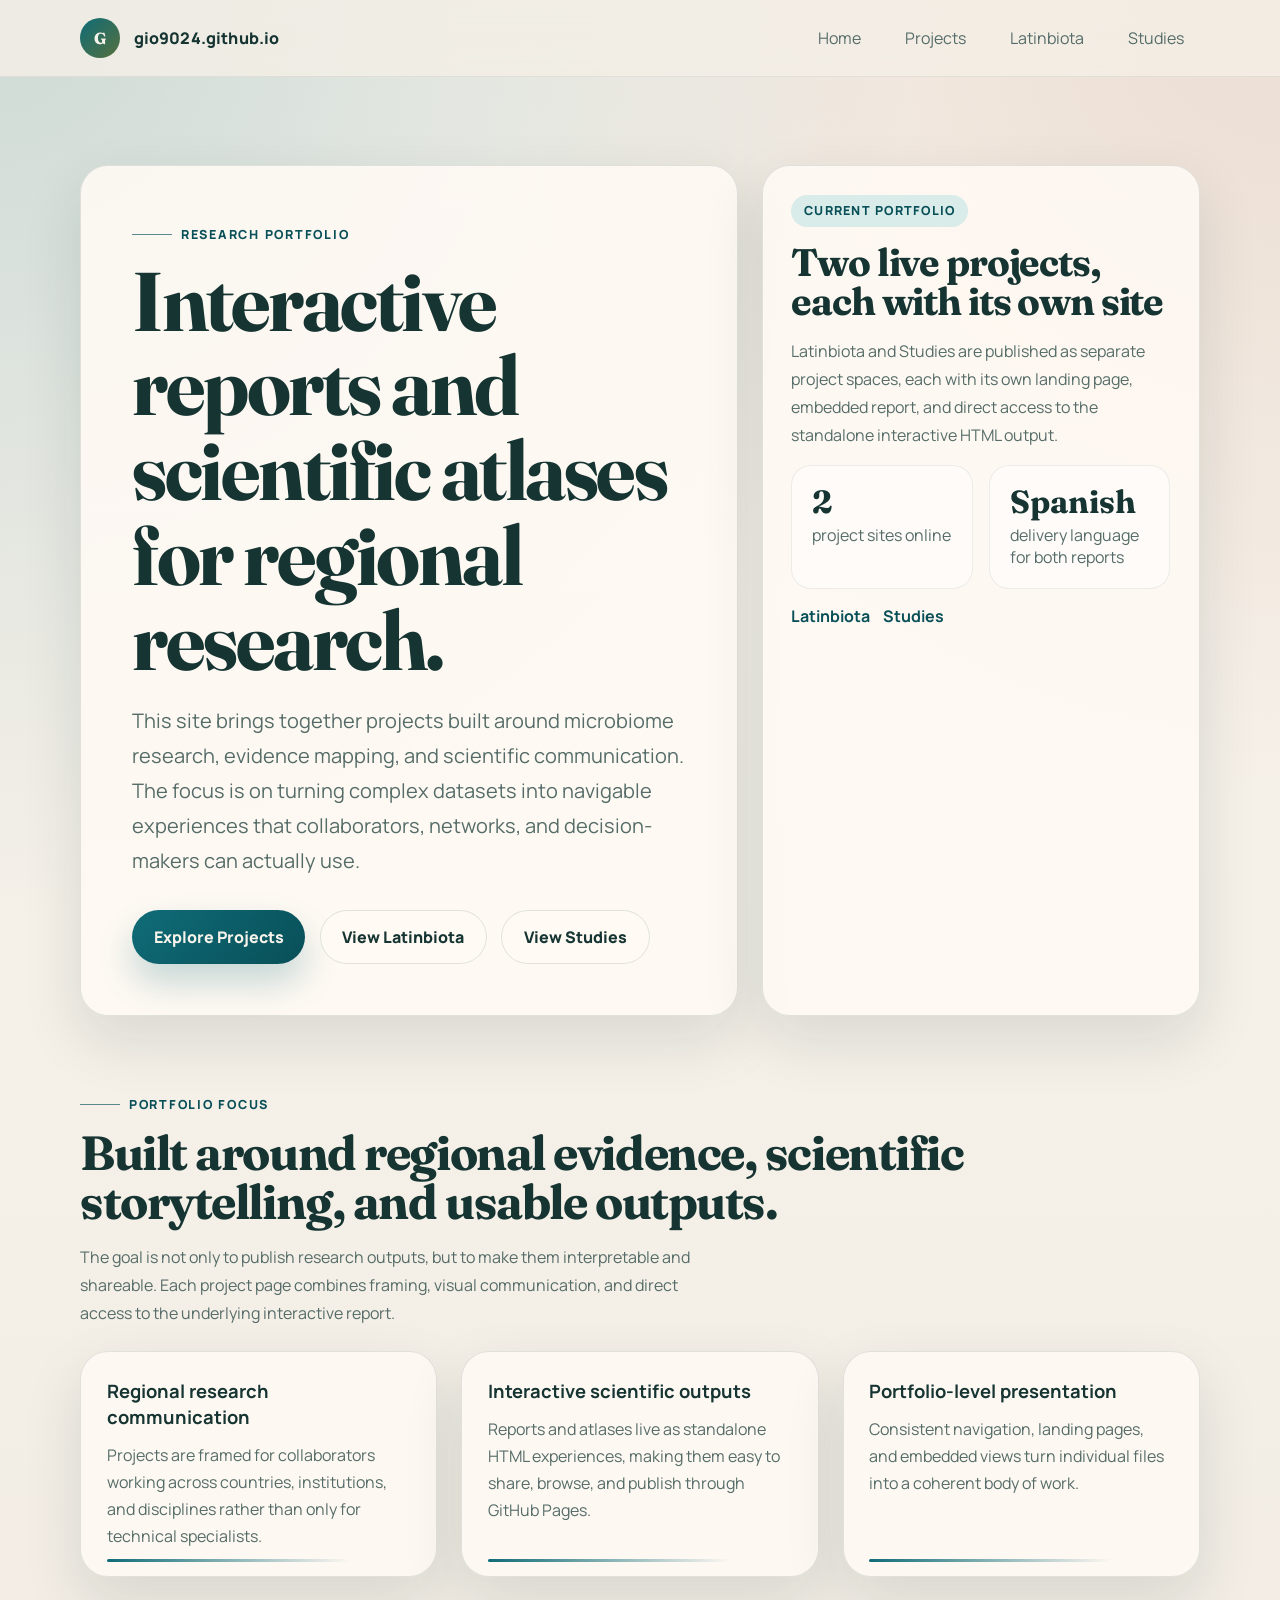
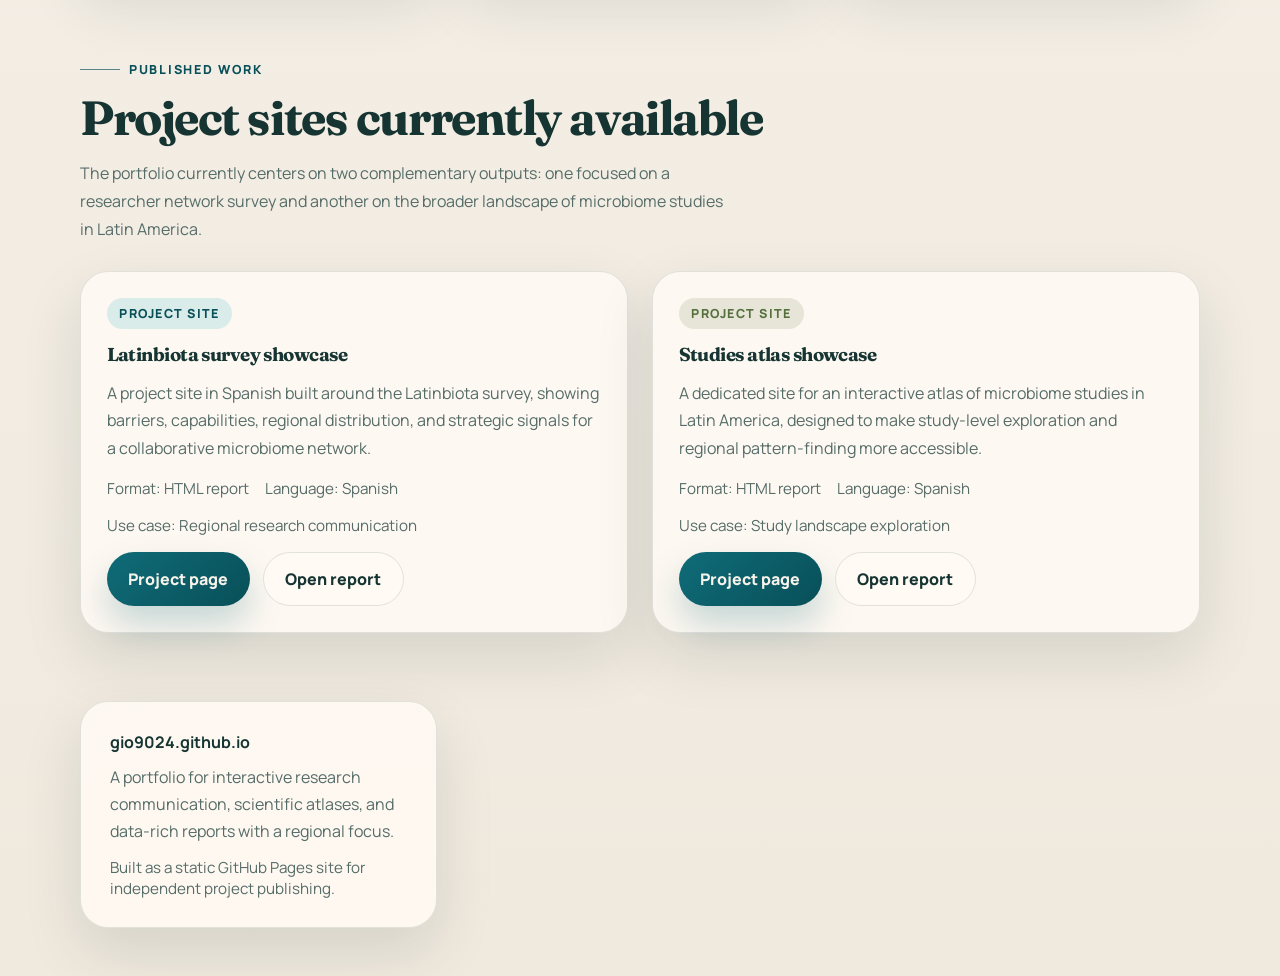
<file: index.html>
<!DOCTYPE html>
<html lang="en">
<head>
  <meta charset="utf-8">
  <meta name="viewport" content="width=device-width, initial-scale=1">
  <title>gio9024 | Research Portfolio</title>
  <meta name="description" content="Research portfolio focused on interactive reports, scientific atlases, and regional microbiome communication projects.">
  <meta name="theme-color" content="#0f6c78">
  <link rel="preconnect" href="https://fonts.googleapis.com">
  <link rel="preconnect" href="https://fonts.gstatic.com" crossorigin>
  <link href="https://fonts.googleapis.com/css2?family=Fraunces:opsz,wght@9..144,600;9..144,700&family=Manrope:wght@400;500;700;800&display=swap" rel="stylesheet">
  <link rel="stylesheet" href="./assets/css/site.css">
</head>
<body>
  <header class="site-header">
    <div class="page-shell">
      <a class="brand" href="./">
        <span class="brand-mark">G</span>
        <span>gio9024.github.io</span>
      </a>
      <nav class="nav" aria-label="Primary">
        <a href="./">Home</a>
        <a href="./projects/">Projects</a>
        <a href="./projects/latinbiota/">Latinbiota</a>
        <a href="./projects/studies/">Studies</a>
      </nav>
    </div>
  </header>

  <main>
    <section class="hero">
      <div class="page-shell hero-grid">
        <div class="hero-copy">
          <div class="eyebrow">Research Portfolio</div>
          <h1>Interactive reports and scientific atlases for regional research.</h1>
          <p class="lead">
            This site brings together projects built around microbiome research, evidence mapping, and scientific communication.
            The focus is on turning complex datasets into navigable experiences that collaborators, networks, and decision-makers
            can actually use.
          </p>
          <div class="hero-actions">
            <a class="button" href="./projects/">Explore Projects</a>
            <a class="button-secondary" href="./projects/latinbiota/">View Latinbiota</a>
            <a class="button-secondary" href="./projects/studies/">View Studies</a>
          </div>
        </div>

        <aside class="hero-aside card">
          <div class="project-tag">Current Portfolio</div>
          <h2 class="section-heading" style="font-size: clamp(1.7rem, 3vw, 2.4rem);">Two live projects, each with its own site</h2>
          <p class="section-intro" style="margin-top: 0;">
            Latinbiota and Studies are published as separate project spaces, each with its own landing page,
            embedded report, and direct access to the standalone interactive HTML output.
          </p>
          <div class="metric-row">
            <div class="metric">
              <strong>2</strong>
              <span>project sites online</span>
            </div>
            <div class="metric">
              <strong>Spanish</strong>
              <span>delivery language for both reports</span>
            </div>
          </div>
          <div class="project-links">
            <a class="link-pill" href="./projects/latinbiota/">Latinbiota</a>
            <a class="link-pill" href="./projects/studies/">Studies</a>
          </div>
        </aside>
      </div>
    </section>

    <section class="section">
      <div class="page-shell">
        <div class="eyebrow">Portfolio Focus</div>
        <h2 class="section-heading">Built around regional evidence, scientific storytelling, and usable outputs.</h2>
        <p class="section-intro">
          The goal is not only to publish research outputs, but to make them interpretable and shareable.
          Each project page combines framing, visual communication, and direct access to the underlying interactive report.
        </p>

        <div class="feature-grid">
          <article class="feature-panel accent-border">
            <h3>Regional research communication</h3>
            <p>Projects are framed for collaborators working across countries, institutions, and disciplines rather than only for technical specialists.</p>
          </article>
          <article class="feature-panel accent-border">
            <h3>Interactive scientific outputs</h3>
            <p>Reports and atlases live as standalone HTML experiences, making them easy to share, browse, and publish through GitHub Pages.</p>
          </article>
          <article class="feature-panel accent-border">
            <h3>Portfolio-level presentation</h3>
            <p>Consistent navigation, landing pages, and embedded views turn individual files into a coherent body of work.</p>
          </article>
        </div>
      </div>
    </section>

    <section class="section">
      <div class="page-shell">
        <div class="eyebrow">Published Work</div>
        <h2 class="section-heading">Project sites currently available</h2>
        <p class="section-intro">
          The portfolio currently centers on two complementary outputs: one focused on a researcher network survey and another
          on the broader landscape of microbiome studies in Latin America.
        </p>
        <div class="project-grid">
          <article class="project-card">
            <span class="project-tag">Project Site</span>
            <h3>Latinbiota survey showcase</h3>
            <p>
              A project site in Spanish built around the Latinbiota survey, showing barriers, capabilities, regional distribution,
              and strategic signals for a collaborative microbiome network.
            </p>
            <div class="project-meta">
              <span>Format: HTML report</span>
              <span>Language: Spanish</span>
              <span>Use case: Regional research communication</span>
            </div>
            <div class="project-links">
              <a class="button" href="./projects/latinbiota/">Project page</a>
              <a class="button-secondary" href="./projects/latinbiota/report-es.html">Open report</a>
            </div>
          </article>

          <article class="project-card">
            <span class="project-tag" style="background: rgba(86, 112, 61, 0.14); color: var(--olive);">Project Site</span>
            <h3>Studies atlas showcase</h3>
            <p>
              A dedicated site for an interactive atlas of microbiome studies in Latin America, designed to make study-level
              exploration and regional pattern-finding more accessible.
            </p>
            <div class="project-meta">
              <span>Format: HTML report</span>
              <span>Language: Spanish</span>
              <span>Use case: Study landscape exploration</span>
            </div>
            <div class="project-links">
              <a class="button" href="./projects/studies/">Project page</a>
              <a class="button-secondary" href="./projects/studies/report-es.html">Open report</a>
            </div>
          </article>
        </div>
      </div>
    </section>
  </main>

  <footer class="site-footer">
    <div class="page-shell footer-grid">
      <div class="footer-card">
        <strong>gio9024.github.io</strong>
        <p>A portfolio for interactive research communication, scientific atlases, and data-rich reports with a regional focus.</p>
        <span class="footer-note">Built as a static GitHub Pages site for independent project publishing.</span>
      </div>
    </div>
  </footer>
</body>
</html>
</file>
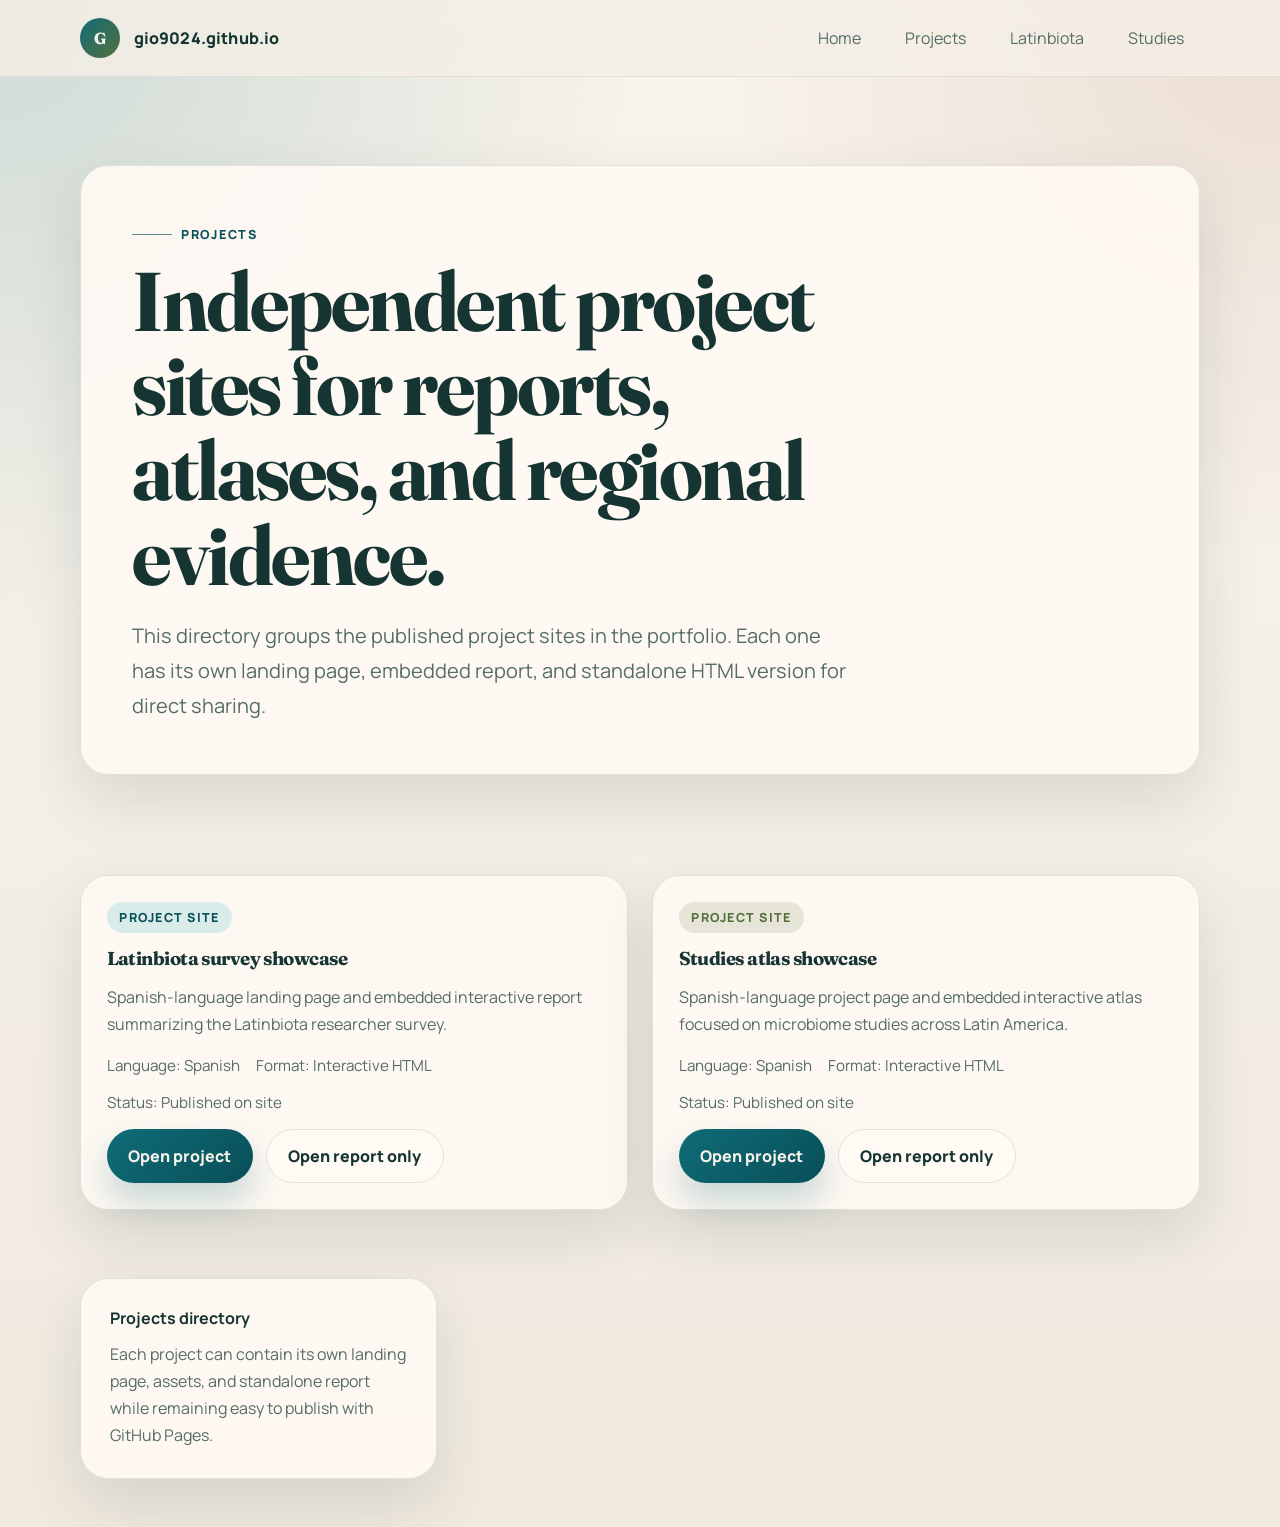
<file: projects/index.html>
<!DOCTYPE html>
<html lang="en">
<head>
  <meta charset="utf-8">
  <meta name="viewport" content="width=device-width, initial-scale=1">
  <title>Projects | gio9024 Research Portfolio</title>
  <meta name="description" content="Published project sites for interactive reports and scientific atlases on gio9024.github.io.">
  <meta name="theme-color" content="#0f6c78">
  <link rel="preconnect" href="https://fonts.googleapis.com">
  <link rel="preconnect" href="https://fonts.gstatic.com" crossorigin>
  <link href="https://fonts.googleapis.com/css2?family=Fraunces:opsz,wght@9..144,600;9..144,700&family=Manrope:wght@400;500;700;800&display=swap" rel="stylesheet">
  <link rel="stylesheet" href="../assets/css/site.css">
</head>
<body>
  <header class="site-header">
    <div class="page-shell">
      <a class="brand" href="../">
        <span class="brand-mark">G</span>
        <span>gio9024.github.io</span>
      </a>
      <nav class="nav" aria-label="Primary">
        <a href="../">Home</a>
        <a href="./">Projects</a>
        <a href="./latinbiota/">Latinbiota</a>
        <a href="./studies/">Studies</a>
      </nav>
    </div>
  </header>

  <main>
    <section class="hero">
      <div class="page-shell">
        <div class="hero-copy">
          <div class="eyebrow">Projects</div>
          <h1 style="max-width: 14ch;">Independent project sites for reports, atlases, and regional evidence.</h1>
          <p class="lead">
            This directory groups the published project sites in the portfolio. Each one has its own landing page,
            embedded report, and standalone HTML version for direct sharing.
          </p>
        </div>
      </div>
    </section>

    <section class="section">
      <div class="page-shell">
        <div class="project-grid">
          <article class="project-card">
            <span class="project-tag">Project Site</span>
            <h3>Latinbiota survey showcase</h3>
            <p>
              Spanish-language landing page and embedded interactive report summarizing the Latinbiota researcher survey.
            </p>
            <div class="project-meta">
              <span>Language: Spanish</span>
              <span>Format: Interactive HTML</span>
              <span>Status: Published on site</span>
            </div>
            <div class="project-links">
              <a class="button" href="./latinbiota/">Open project</a>
              <a class="button-secondary" href="./latinbiota/report-es.html">Open report only</a>
            </div>
          </article>

          <article class="project-card">
            <span class="project-tag" style="background: rgba(86, 112, 61, 0.14); color: var(--olive);">Project Site</span>
            <h3>Studies atlas showcase</h3>
            <p>
              Spanish-language project page and embedded interactive atlas focused on microbiome studies across Latin America.
            </p>
            <div class="project-meta">
              <span>Language: Spanish</span>
              <span>Format: Interactive HTML</span>
              <span>Status: Published on site</span>
            </div>
            <div class="project-links">
              <a class="button" href="./studies/">Open project</a>
              <a class="button-secondary" href="./studies/report-es.html">Open report only</a>
            </div>
          </article>
        </div>
      </div>
    </section>
  </main>

  <footer class="site-footer">
    <div class="page-shell footer-grid">
      <div class="footer-card">
        <strong>Projects directory</strong>
        <p>Each project can contain its own landing page, assets, and standalone report while remaining easy to publish with GitHub Pages.</p>
      </div>
    </div>
  </footer>
</body>
</html>
</file>
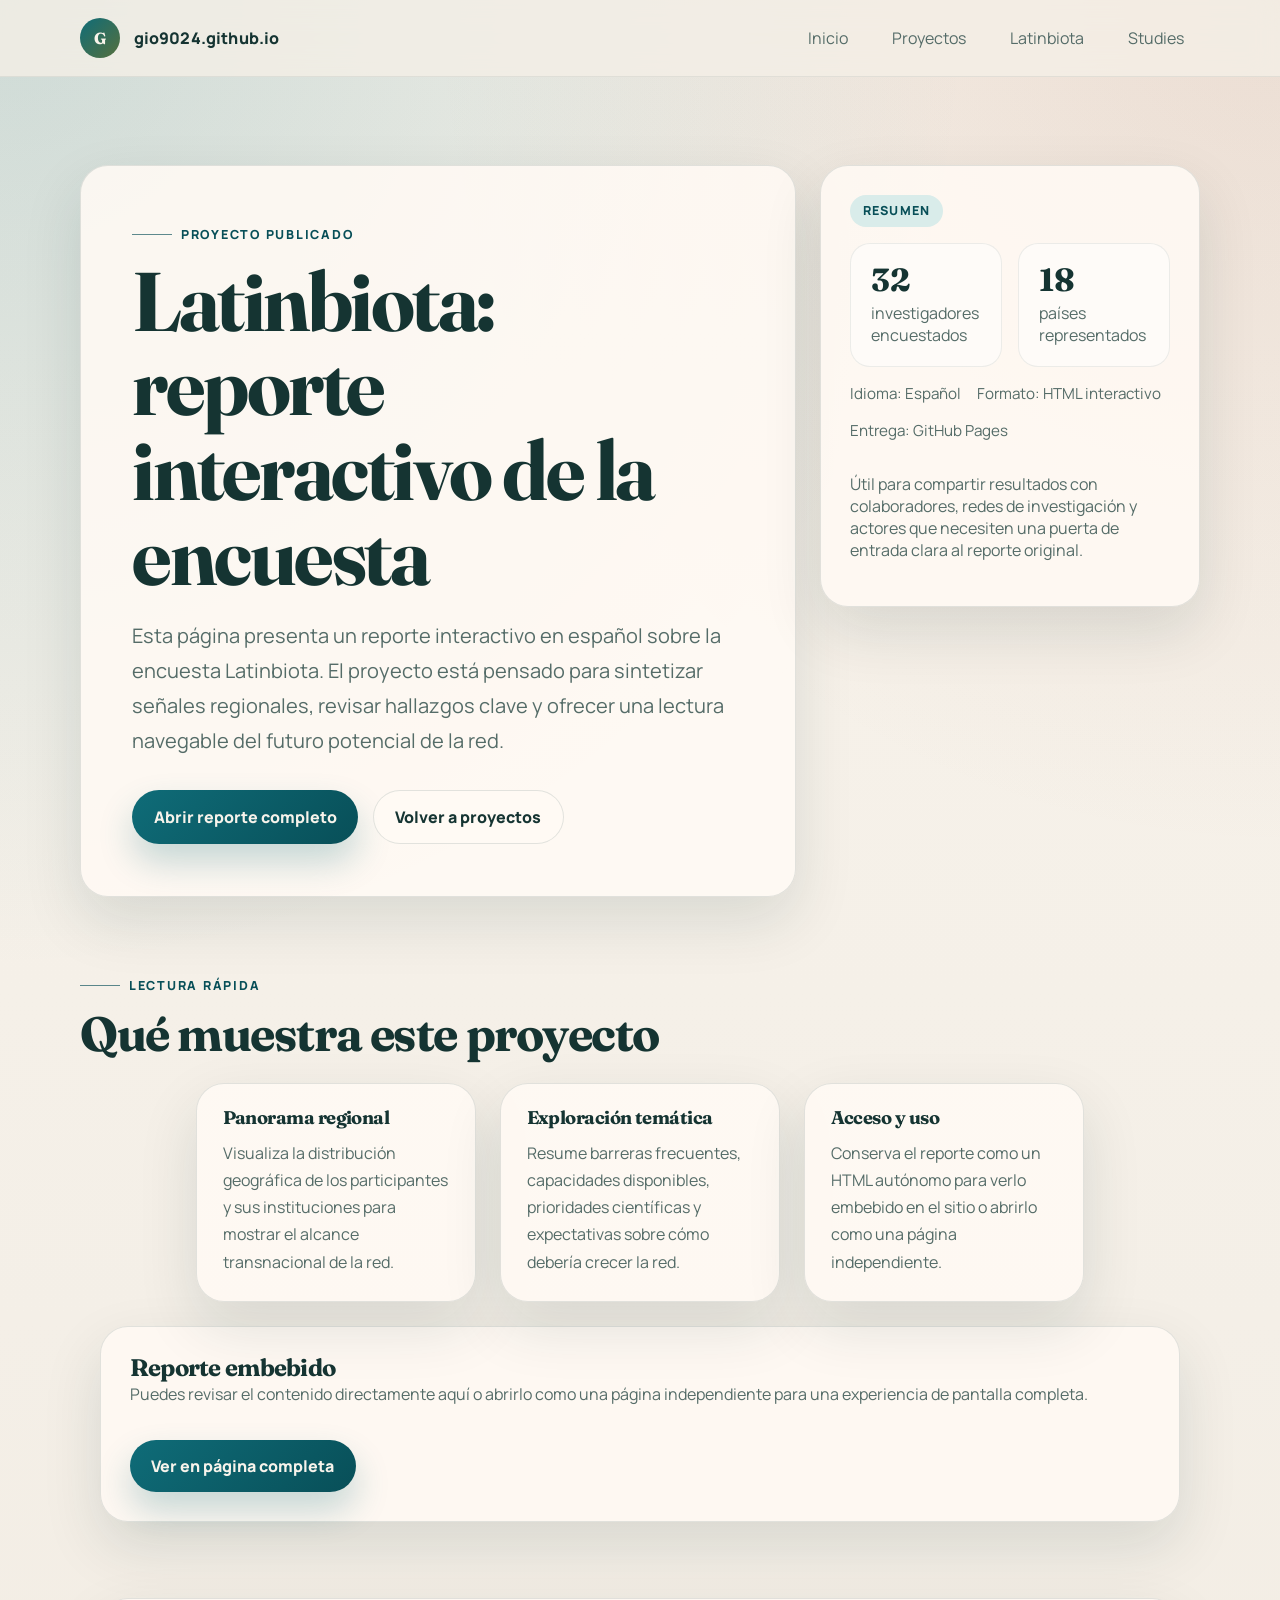
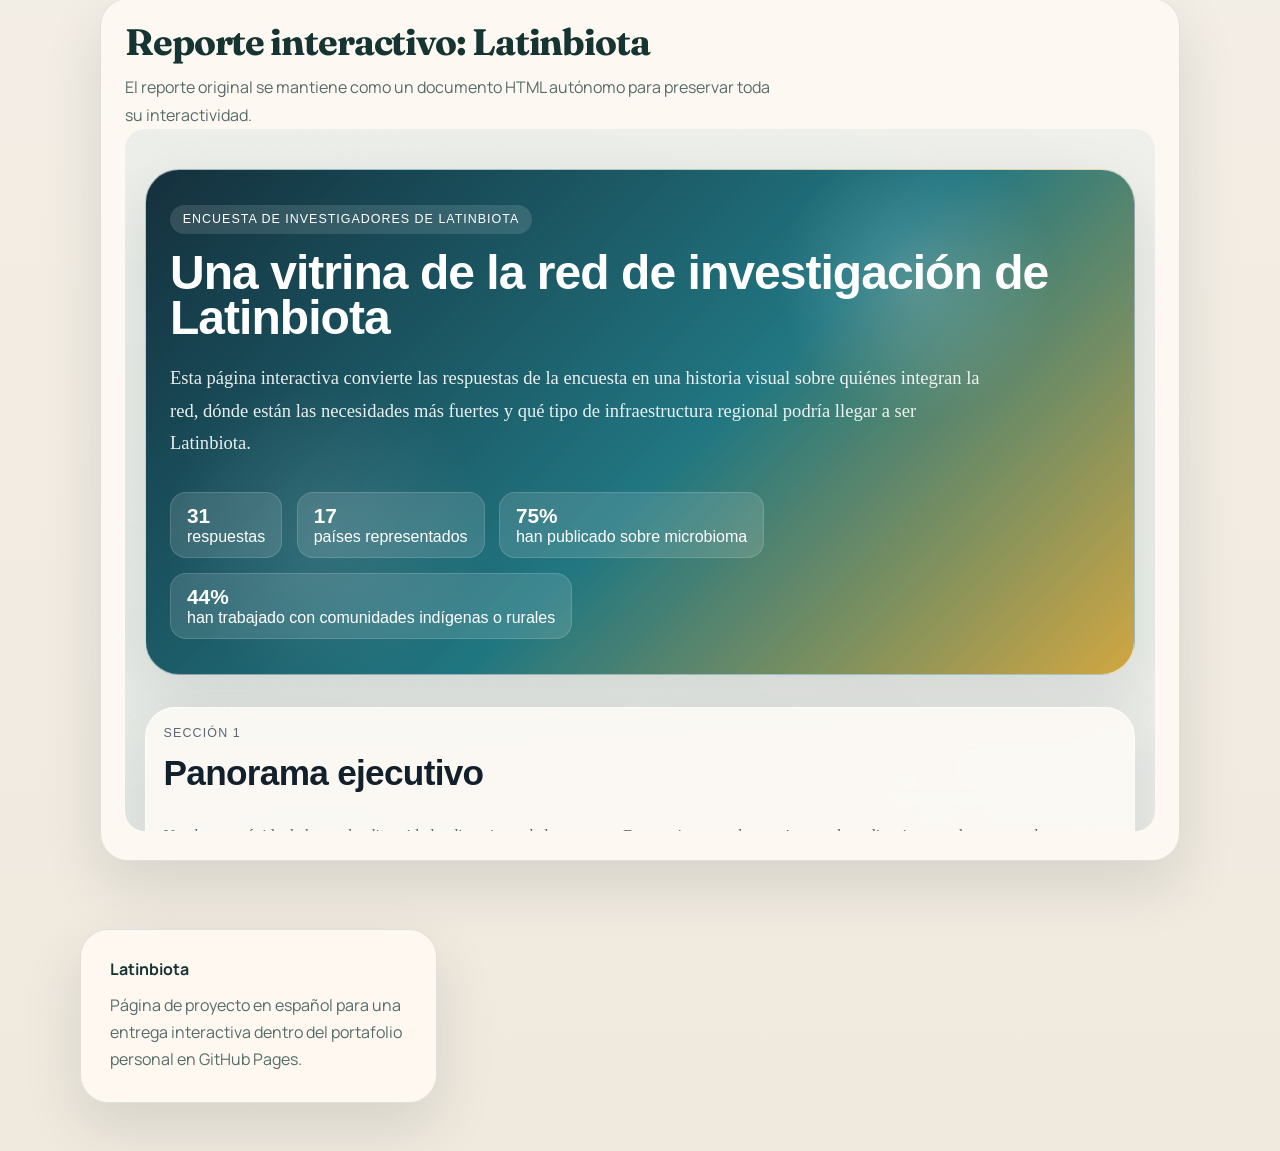
<file: projects/latinbiota/index.html>
<!DOCTYPE html>
<html lang="es">
<head>
  <meta charset="utf-8">
  <meta name="viewport" content="width=device-width, initial-scale=1">
  <title>Latinbiota | Proyecto</title>
  <meta name="description" content="Página de proyecto para el reporte interactivo en español de Latinbiota.">
  <meta name="theme-color" content="#0f6c78">
  <link rel="preconnect" href="https://fonts.googleapis.com">
  <link rel="preconnect" href="https://fonts.gstatic.com" crossorigin>
  <link href="https://fonts.googleapis.com/css2?family=Fraunces:opsz,wght@9..144,600;9..144,700&family=Manrope:wght@400;500;700;800&display=swap" rel="stylesheet">
  <link rel="stylesheet" href="../../assets/css/site.css">
</head>
<body>
  <header class="site-header">
    <div class="page-shell">
      <a class="brand" href="../../">
        <span class="brand-mark">G</span>
        <span>gio9024.github.io</span>
      </a>
      <nav class="nav" aria-label="Primary">
        <a href="../../">Inicio</a>
        <a href="../">Proyectos</a>
        <a href="./">Latinbiota</a>
        <a href="../studies/">Studies</a>
      </nav>
    </div>
  </header>

  <main>
    <section class="hero">
      <div class="page-shell project-hero-grid">
        <div class="hero-copy">
          <div class="eyebrow">Proyecto Publicado</div>
          <h1 style="max-width: 12ch;">Latinbiota: reporte interactivo de la encuesta</h1>
          <p class="lead">
            Esta página presenta un reporte interactivo en español sobre la encuesta Latinbiota.
            El proyecto está pensado para sintetizar señales regionales, revisar hallazgos clave
            y ofrecer una lectura navegable del futuro potencial de la red.
          </p>
          <div class="hero-actions">
            <a class="button" href="./report-es.html">Abrir reporte completo</a>
            <a class="button-secondary" href="../">Volver a proyectos</a>
          </div>
        </div>

        <aside class="hero-aside card">
          <div class="project-tag">Resumen</div>
          <div class="metric-row">
            <div class="metric">
              <strong>32</strong>
              <span>investigadores encuestados</span>
            </div>
            <div class="metric">
              <strong>18</strong>
              <span>países representados</span>
            </div>
          </div>
          <div class="project-meta">
            <span>Idioma: Español</span>
            <span>Formato: HTML interactivo</span>
            <span>Entrega: GitHub Pages</span>
          </div>
          <p class="mini">
            Útil para compartir resultados con colaboradores, redes de investigación y actores que necesiten
            una puerta de entrada clara al reporte original.
          </p>
        </aside>
      </div>
    </section>

    <section class="section">
      <div class="page-shell">
        <div class="eyebrow">Lectura Rápida</div>
        <h2 class="section-heading">Qué muestra este proyecto</h2>
        <div class="detail-grid latinbiota-summary-grid">
          <article class="detail-card">
            <h3>Panorama regional</h3>
            <p>Visualiza la distribución geográfica de los participantes y sus instituciones para mostrar el alcance transnacional de la red.</p>
          </article>
          <article class="detail-card">
            <h3>Exploración temática</h3>
            <p>Resume barreras frecuentes, capacidades disponibles, prioridades científicas y expectativas sobre cómo debería crecer la red.</p>
          </article>
          <article class="detail-card">
            <h3>Acceso y uso</h3>
            <p>Conserva el reporte como un HTML autónomo para verlo embebido en el sitio o abrirlo como una página independiente.</p>
          </article>
        </div>

        <div class="callout latinbiota-callout">
          <h2>Reporte embebido</h2>
          <p>
            Puedes revisar el contenido directamente aquí o abrirlo como una página independiente para una experiencia de pantalla completa.
          </p>
          <div class="inline-actions">
            <a class="button" href="./report-es.html">Ver en página completa</a>
          </div>
        </div>
      </div>
    </section>

    <section class="section">
      <div class="page-shell">
        <div class="embed-shell latinbiota-embed-shell">
          <h2>Reporte interactivo: Latinbiota</h2>
          <p class="section-intro" style="margin-top: 0;">
            El reporte original se mantiene como un documento HTML autónomo para preservar toda su interactividad.
          </p>
          <iframe
            class="embed-frame"
            src="./report-es.html"
            title="Reporte interactivo de la encuesta Latinbiota"
            loading="lazy"></iframe>
        </div>
      </div>
    </section>
  </main>

  <footer class="site-footer">
    <div class="page-shell footer-grid">
      <div class="footer-card">
        <strong>Latinbiota</strong>
        <p>Página de proyecto en español para una entrega interactiva dentro del portafolio personal en GitHub Pages.</p>
      </div>
    </div>
  </footer>
</body>
</html>
</file>
<file: assets/css/site.css>
:root {
  --bg: #f4efe7;
  --bg-soft: #fbf8f3;
  --surface: rgba(255, 250, 244, 0.88);
  --surface-strong: #fffaf2;
  --border: rgba(17, 60, 56, 0.12);
  --text: #153432;
  --muted: #556c68;
  --accent: #0f6c78;
  --accent-strong: #084f58;
  --accent-soft: #d9ecea;
  --olive: #56703d;
  --clay: #9f5b42;
  --shadow: 0 24px 60px rgba(17, 52, 50, 0.12);
  --radius-lg: 28px;
  --radius-md: 20px;
  --radius-sm: 14px;
  --content-width: 1120px;
}

* {
  box-sizing: border-box;
}

html {
  scroll-behavior: smooth;
}

body {
  margin: 0;
  font-family: "Manrope", sans-serif;
  color: var(--text);
  background:
    radial-gradient(circle at top left, rgba(15, 108, 120, 0.18), transparent 32%),
    radial-gradient(circle at top right, rgba(159, 91, 66, 0.14), transparent 28%),
    linear-gradient(180deg, #f8f3eb 0%, var(--bg) 48%, #f0e9de 100%);
  min-height: 100vh;
}

a {
  color: inherit;
}

img,
iframe {
  max-width: 100%;
}

.page-shell {
  width: min(calc(100% - 2rem), var(--content-width));
  margin: 0 auto;
}

.site-header {
  position: sticky;
  top: 0;
  z-index: 20;
  backdrop-filter: blur(14px);
  background: rgba(244, 239, 231, 0.8);
  border-bottom: 1px solid rgba(21, 52, 50, 0.08);
}

.site-header .page-shell {
  display: flex;
  align-items: center;
  justify-content: space-between;
  gap: 1rem;
  padding: 1rem 0;
}

.brand {
  display: inline-flex;
  align-items: center;
  gap: 0.85rem;
  text-decoration: none;
  font-weight: 800;
  letter-spacing: 0.01em;
}

.brand-mark {
  width: 2.5rem;
  height: 2.5rem;
  display: grid;
  place-items: center;
  border-radius: 999px;
  background: linear-gradient(135deg, var(--accent) 0%, var(--olive) 100%);
  color: #f9f4eb;
  font-family: "Fraunces", serif;
  font-size: 1rem;
}

.nav {
  display: flex;
  align-items: center;
  gap: 0.75rem;
  flex-wrap: wrap;
}

.nav a {
  text-decoration: none;
  color: var(--muted);
  padding: 0.7rem 1rem;
  border-radius: 999px;
  transition: background 180ms ease, color 180ms ease, transform 180ms ease;
}

.nav a:hover,
.nav a:focus-visible {
  background: rgba(15, 108, 120, 0.08);
  color: var(--text);
  transform: translateY(-1px);
}

.hero {
  padding: 5.5rem 0 3rem;
}

.hero-grid,
.feature-grid,
.project-hero-grid,
.detail-grid,
.project-grid,
.info-grid,
.footer-grid {
  display: grid;
  gap: 1.5rem;
}

.hero-grid {
  grid-template-columns: minmax(0, 1.2fr) minmax(280px, 0.8fr);
  align-items: stretch;
}

.eyebrow {
  display: inline-flex;
  align-items: center;
  gap: 0.55rem;
  color: var(--accent-strong);
  text-transform: uppercase;
  letter-spacing: 0.14em;
  font-size: 0.78rem;
  font-weight: 800;
  margin-bottom: 1rem;
}

.eyebrow::before {
  content: "";
  width: 2.5rem;
  height: 1px;
  background: currentColor;
  opacity: 0.65;
}

.hero-copy,
.card,
.feature-panel,
.project-card,
.detail-card,
.callout,
.embed-shell,
.footer-card {
  background: var(--surface);
  border: 1px solid var(--border);
  border-radius: var(--radius-lg);
  box-shadow: var(--shadow);
}

.hero-copy {
  padding: clamp(2rem, 4vw, 3.5rem);
}

.hero-copy h1,
.section-heading,
.project-card h3,
.detail-card h3,
.embed-shell h2,
.callout h2 {
  font-family: "Fraunces", serif;
  line-height: 1.02;
  letter-spacing: -0.03em;
  margin: 0;
}

.hero-copy h1 {
  font-size: clamp(2.7rem, 7vw, 5.2rem);
  max-width: 11ch;
}

.lead {
  color: var(--muted);
  font-size: clamp(1.05rem, 1.6vw, 1.25rem);
  line-height: 1.75;
  margin: 1.25rem 0 0;
  max-width: 60ch;
}

.hero-actions,
.inline-actions {
  display: flex;
  gap: 0.9rem;
  flex-wrap: wrap;
  margin-top: 2rem;
}

.button,
.button-secondary {
  display: inline-flex;
  align-items: center;
  justify-content: center;
  gap: 0.5rem;
  border-radius: 999px;
  padding: 0.95rem 1.35rem;
  text-decoration: none;
  font-weight: 800;
  transition: transform 180ms ease, box-shadow 180ms ease, background 180ms ease;
}

.button {
  background: linear-gradient(135deg, var(--accent) 0%, var(--accent-strong) 100%);
  color: #f7f3eb;
  box-shadow: 0 18px 35px rgba(15, 108, 120, 0.24);
}

.button-secondary {
  background: rgba(255, 250, 244, 0.82);
  color: var(--text);
  border: 1px solid var(--border);
}

.button:hover,
.button:focus-visible,
.button-secondary:hover,
.button-secondary:focus-visible {
  transform: translateY(-2px);
}

.hero-aside,
.callout,
.footer-card {
  padding: 1.8rem;
}

.hero-aside {
  display: grid;
  gap: 1rem;
  align-content: start;
}

.metric-row {
  display: grid;
  grid-template-columns: repeat(2, minmax(0, 1fr));
  gap: 1rem;
}

.metric {
  padding: 1.25rem;
  background: rgba(255, 255, 255, 0.48);
  border-radius: var(--radius-md);
  border: 1px solid rgba(17, 60, 56, 0.08);
}

.metric strong {
  display: block;
  font-family: "Fraunces", serif;
  font-size: 2rem;
  line-height: 1;
  margin-bottom: 0.4rem;
}

.metric span,
.project-meta span,
.mini {
  color: var(--muted);
}

.section {
  padding: 1.5rem 0 3.25rem;
}

.section-heading {
  font-size: clamp(2rem, 4vw, 3rem);
}

.section-intro {
  max-width: 65ch;
  color: var(--muted);
  line-height: 1.75;
  margin: 1rem 0 0;
}

.feature-grid {
  grid-template-columns: repeat(3, minmax(0, 1fr));
  margin-top: 1.5rem;
}

.feature-panel,
.project-card,
.detail-card {
  padding: 1.6rem;
}

.feature-panel h3,
.detail-card h3 {
  margin: 0 0 0.75rem;
  font-size: 1.15rem;
}

.feature-panel p,
.project-card p,
.detail-card p,
.callout p,
.footer-card p {
  margin: 0;
  color: var(--muted);
  line-height: 1.7;
}

.accent-border {
  position: relative;
  overflow: hidden;
}

.accent-border::after {
  content: "";
  position: absolute;
  inset: auto 1.6rem 0.9rem;
  height: 3px;
  border-radius: 999px;
  background: linear-gradient(90deg, var(--accent), transparent 80%);
}

.project-grid {
  grid-template-columns: repeat(2, minmax(0, 1fr));
  margin-top: 1.75rem;
}

.project-card {
  display: grid;
  gap: 1rem;
}

.project-card.featured {
  background:
    radial-gradient(circle at top right, rgba(15, 108, 120, 0.14), transparent 28%),
    var(--surface-strong);
}

.project-tag {
  display: inline-flex;
  align-items: center;
  width: fit-content;
  padding: 0.45rem 0.8rem;
  border-radius: 999px;
  font-size: 0.78rem;
  text-transform: uppercase;
  letter-spacing: 0.1em;
  font-weight: 800;
  background: var(--accent-soft);
  color: var(--accent-strong);
}

.project-meta {
  display: flex;
  gap: 1rem;
  flex-wrap: wrap;
  font-size: 0.95rem;
}

.project-links {
  display: flex;
  gap: 0.8rem;
  flex-wrap: wrap;
}

.link-pill {
  display: inline-flex;
  align-items: center;
  gap: 0.5rem;
  text-decoration: none;
  font-weight: 700;
  color: var(--accent-strong);
}

.project-hero-grid {
  grid-template-columns: minmax(0, 1fr) minmax(280px, 380px);
  align-items: start;
}

.info-grid,
.detail-grid,
.footer-grid {
  grid-template-columns: repeat(3, minmax(0, 1fr));
}

.latinbiota-summary-grid {
  width: min(100%, 980px);
  margin: 1.5rem auto 0;
  grid-template-columns: repeat(3, minmax(220px, 280px));
  justify-content: center;
}

.latinbiota-callout,
.latinbiota-embed-shell {
  width: min(100%, 1080px);
  margin-left: auto;
  margin-right: auto;
}

.embed-shell {
  padding: 1.5rem;
  overflow: hidden;
}

.embed-shell h2 {
  font-size: clamp(1.8rem, 3vw, 2.3rem);
  margin-bottom: 0.75rem;
}

.embed-frame {
  width: 100%;
  min-height: 78vh;
  border: 0;
  border-radius: calc(var(--radius-lg) - 8px);
  background: #fff;
}

.callout {
  margin-top: 1.5rem;
}

.site-footer {
  padding: 1rem 0 3rem;
}

.footer-card {
  display: grid;
  gap: 0.7rem;
}

.footer-note {
  color: var(--muted);
  font-size: 0.95rem;
}

@media (max-width: 980px) {
  .hero-grid,
  .project-hero-grid,
  .feature-grid,
  .project-grid,
  .info-grid,
  .detail-grid,
  .footer-grid {
    grid-template-columns: 1fr;
  }

  .latinbiota-summary-grid {
    width: 100%;
    grid-template-columns: 1fr;
  }

  .hero {
    padding-top: 4.25rem;
  }
}

@media (max-width: 720px) {
  .site-header .page-shell {
    align-items: flex-start;
    flex-direction: column;
  }

  .hero-copy,
  .hero-aside,
  .feature-panel,
  .project-card,
  .detail-card,
  .callout,
  .embed-shell,
  .footer-card {
    padding: 1.35rem;
  }

  .metric-row {
    grid-template-columns: 1fr;
  }

  .hero-copy h1 {
    max-width: 100%;
  }

  .embed-frame {
    min-height: 66vh;
  }
}
</file>
